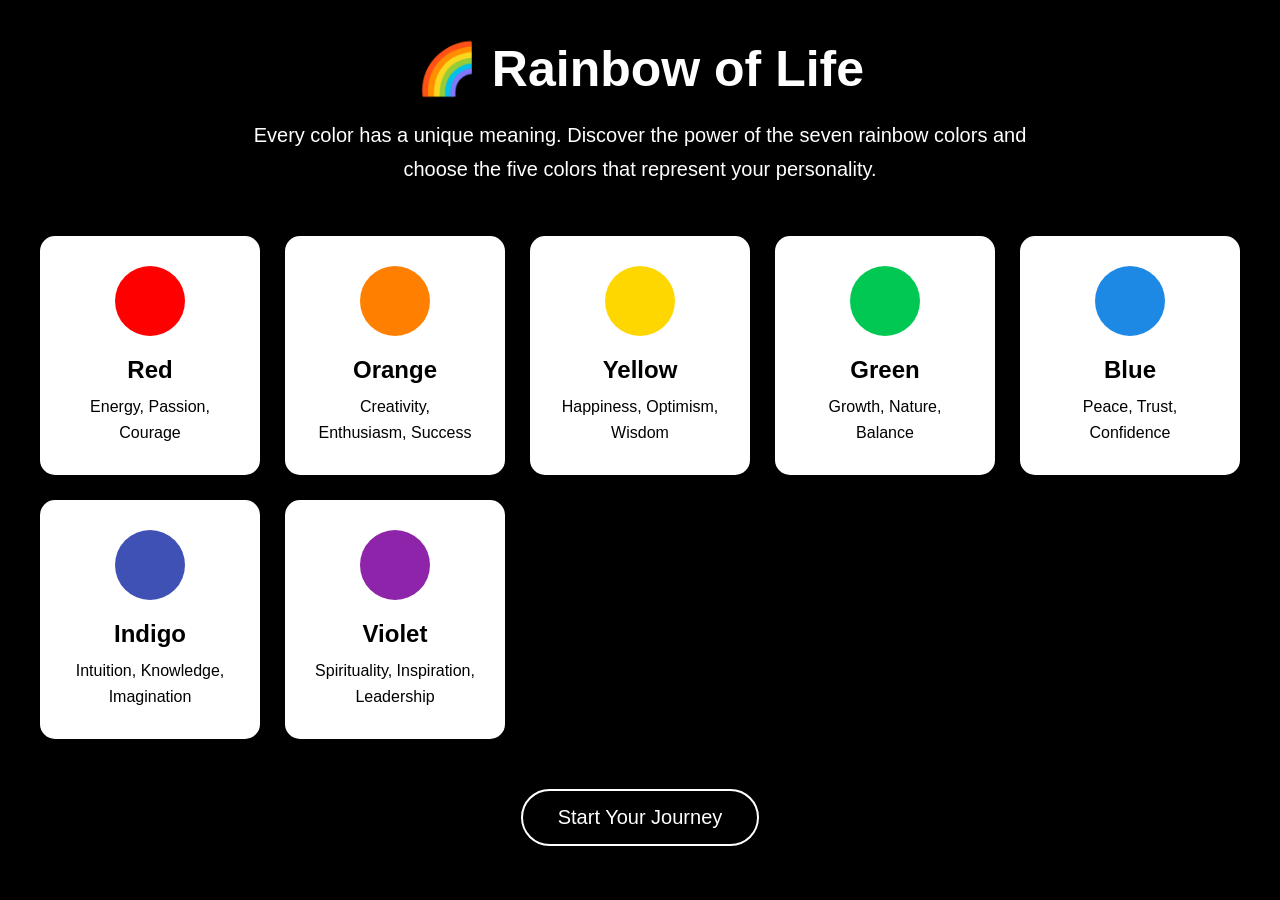
<file: index.html>
<!DOCTYPE html>
<html lang="en">
<head>
    <meta charset="UTF-8">
    <meta name="viewport" content="width=device-width, initial-scale=1.0">
    <title>Rainbow of Life</title>

    <link rel="stylesheet" href="style.css">
</head>
<body>

    <h1>🌈 Rainbow of Life</h1>

    <p class="intro">
        Every color has a unique meaning. Discover the power of the seven rainbow colors
        and choose the five colors that represent your personality.
    </p>

    <div class="colors">

        <div class="card">
            <div class="circle red"></div>
            <h2>Red</h2>
            <p>Energy, Passion, Courage</p>
        </div>

        <div class="card">
            <div class="circle orange"></div>
            <h2>Orange</h2>
            <p>Creativity, Enthusiasm, Success</p>
        </div>

        <div class="card">
            <div class="circle yellow"></div>
            <h2>Yellow</h2>
            <p>Happiness, Optimism, Wisdom</p>
        </div>

        <div class="card">
            <div class="circle green"></div>
            <h2>Green</h2>
            <p>Growth, Nature, Balance</p>
        </div>

        <div class="card">
            <div class="circle blue"></div>
            <h2>Blue</h2>
            <p>Peace, Trust, Confidence</p>
        </div>

        <div class="card">
            <div class="circle indigo"></div>
            <h2>Indigo</h2>
            <p>Intuition, Knowledge, Imagination</p>
        </div>

        <div class="card">
            <div class="circle violet"></div>
            <h2>Violet</h2>
            <p>Spirituality, Inspiration, Leadership</p>
        </div>

    </div>

    <button id="startBtn" onclick="window.location.href='choose.html'">
        Start Your Journey
    </button>

</body>
</html>
</file>
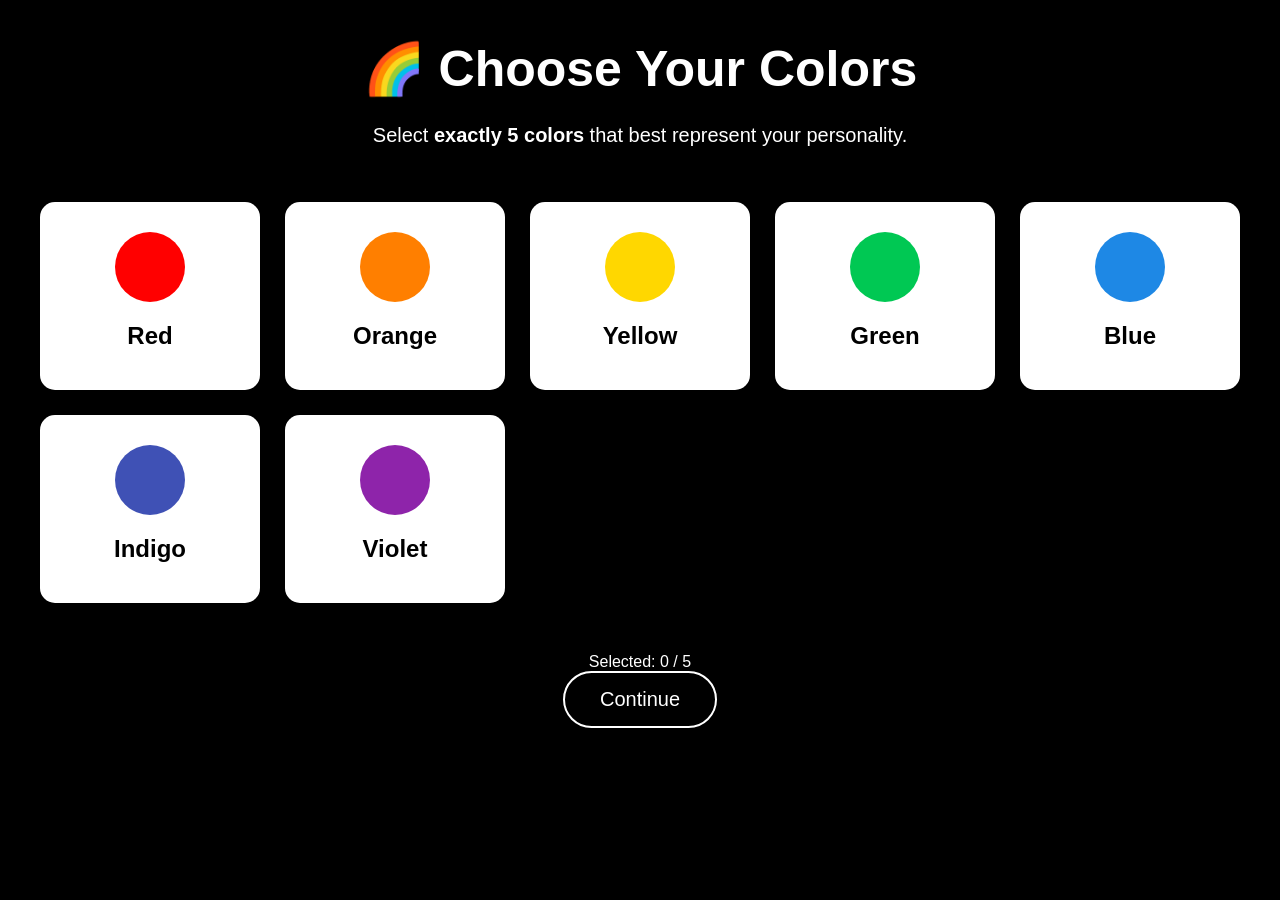
<file: choose.html>
<!DOCTYPE html>
<html lang="en">
<head>
    <meta charset="UTF-8">
    <meta name="viewport" content="width=device-width, initial-scale=1.0">
    <title>Choose Your Colors</title>

    <link rel="stylesheet" href="style.css">
</head>
<body>

    <h1>🌈 Choose Your Colors</h1>

    <p class="intro">
        Select <b>exactly 5 colors</b> that best represent your personality.
    </p>

    <div class="colors">

        <div class="card color-card" data-color="red">
            <div class="circle red"></div>
            <h2>Red</h2>
        </div>

        <div class="card color-card" data-color="orange">
            <div class="circle orange"></div>
            <h2>Orange</h2>
        </div>

        <div class="card color-card" data-color="yellow">
            <div class="circle yellow"></div>
            <h2>Yellow</h2>
        </div>

        <div class="card color-card" data-color="green">
            <div class="circle green"></div>
            <h2>Green</h2>
        </div>

        <div class="card color-card" data-color="blue">
            <div class="circle blue"></div>
            <h2>Blue</h2>
        </div>

        <div class="card color-card" data-color="indigo">
            <div class="circle indigo"></div>
            <h2>Indigo</h2>
        </div>

        <div class="card color-card" data-color="violet">
            <div class="circle violet"></div>
            <h2>Violet</h2>
        </div>

    </div>

    <p id="count">Selected: 0 / 5</p>

    <button id="submitBtn">Continue</button>

    <script src="script.js"></script>

</body>
</html>
</file>
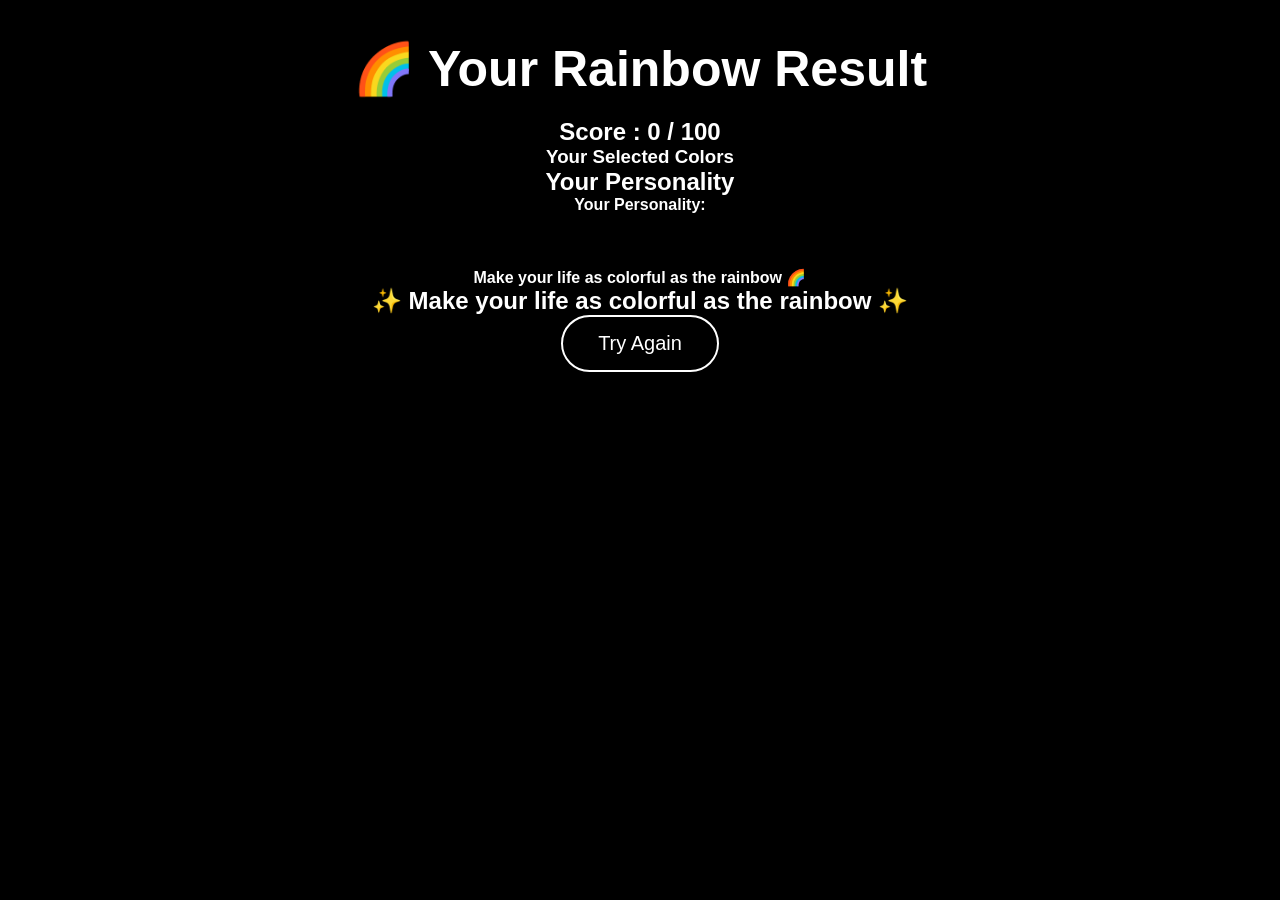
<file: result.html>
<!DOCTYPE html>
<html lang="en">
<head>
<meta charset="UTF-8">
<meta name="viewport" content="width=device-width, initial-scale=1.0">
<title>Rainbow Result</title>

<link rel="stylesheet" href="style.css">

</head>
<body>

<h1>🌈 Your Rainbow Result</h1>

<h2 id="score">Score : 0 / 100</h2>

<div class="progress">
    <div id="progressBar"></div>
</div>

<h2 id="level"></h2>

<h3>Your Selected Colors</h3>

<div id="selectedColors"></div>

<h2>Your Personality</h2>

<p id="personality"></p>

<h2>
✨ Make your life as colorful as the rainbow ✨
</h2>

<button onclick="window.location.href='index.html'">
Try Again
</button>

<script src="script.js"></script>

</body>
</html>
</file>
<file: style.css>
/* ---------- General ---------- */
*{
    margin:0;
    padding:0;
    box-sizing:border-box;
    font-family:Arial, Helvetica, sans-serif;
}

body{
    background:#000;
    color:#fff;
    padding:40px;
    text-align:center;
}

h1{
    font-size:50px;
    margin-bottom:20px;
}

.intro{
    max-width:800px;
    margin:auto;
    font-size:20px;
    line-height:1.7;
    margin-bottom:50px;
}

/* ---------- Color Cards ---------- */

.colors{
    display:grid;
    grid-template-columns:repeat(auto-fit,minmax(220px,1fr));
    gap:25px;
    margin-bottom:50px;
}

.card{
    background:#fff;
    color:#000;
    border-radius:15px;
    padding:30px;
    transition:.4s;
    cursor:pointer;
}

.card:hover{
    transform:translateY(-10px);
    box-shadow:0 0 20px white;
}

/* ---------- Color Circles ---------- */

.circle{
    width:70px;
    height:70px;
    border-radius:50%;
    margin:auto;
    margin-bottom:20px;
}

.red{
    background:#ff0000;
}

.orange{
    background:#ff7f00;
}

.yellow{
    background:#ffd700;
}

.green{
    background:#00c853;
}

.blue{
    background:#1e88e5;
}

.indigo{
    background:#3f51b5;
}

.violet{
    background:#8e24aa;
}

/* ---------- Text ---------- */

.card h2{
    margin-bottom:10px;
}

.card p{
    line-height:1.6;
}

/* ---------- Button ---------- */

button{
    background:black;
    color:white;
    border:2px solid white;
    padding:15px 35px;
    font-size:20px;
    border-radius:40px;
    cursor:pointer;
    transition:.3s;
}

button:hover{
    background:white;
    color:black;
}.selected{
    border:4px solid black;
    transform:scale(1.08);
    box-shadow:0 0 25px white;
}
</file>
